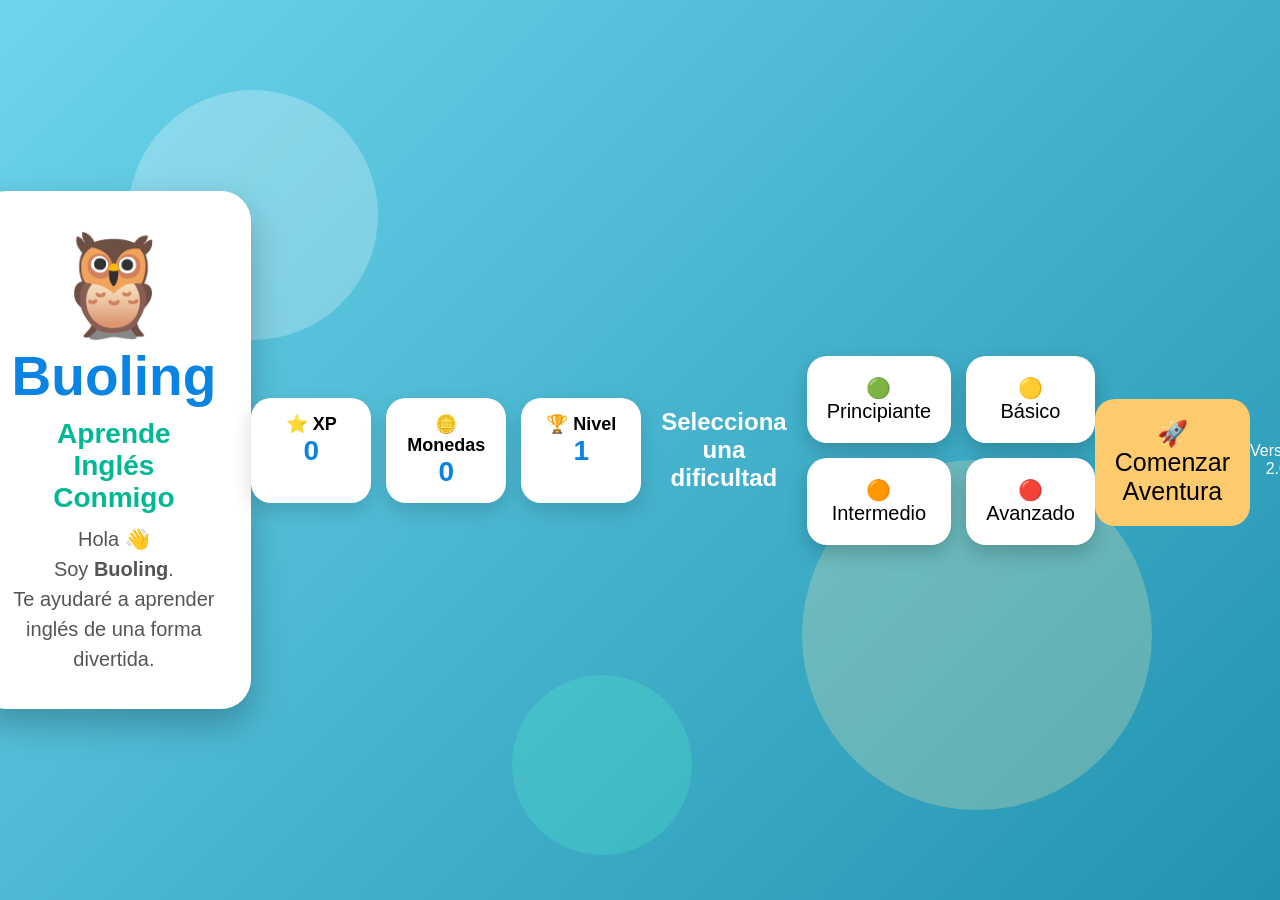
<file: index.html>
<!DOCTYPE html>
<html lang="es">

<head>

<meta charset="UTF-8">

<meta name="viewport" content="width=device-width, initial-scale=1.0">

<title>🦉 Buoling | Aprende Inglés Jugando</title>

<link rel="stylesheet" href="style.css">

</head>

<body class="inicio">

<div class="background">

<div class="circle c1"></div>
<div class="circle c2"></div>
<div class="circle c3"></div>

</div>

<div class="menu">

<div class="logo">

<div class="owl" id="owl">
🦉
</div>

<h1>Buoling</h1>

<h3>Aprende Inglés Conmigo</h3>

<p>

Hola 👋<br>

Soy <b>Buoling</b>.<br>

Te ayudaré a aprender inglés de una forma divertida.

</p>

</div>

<div class="stats">

<div class="card">

<h2>⭐ XP</h2>

<p id="xp">

0

</p>

</div>

<div class="card">

<h2>🪙 Monedas</h2>

<p id="coins">

0

</p>

</div>

<div class="card">

<h2>🏆 Nivel</h2>

<p id="playerLevel">

1

</p>

</div>

</div>

<h2 class="title">

Selecciona una dificultad

</h2>

<div class="levels">

<button class="level beginner">

🟢 Principiante

</button>

<button class="level basic">

🟡 Básico

</button>

<button class="level medium">

🟠 Intermedio

</button>

<button class="level advanced">

🔴 Avanzado

</button>

</div>

<button id="play">

🚀 Comenzar Aventura

</button>

<div class="footer">

<p>

Versión 2.0

</p>

</div>

</div>

<script>

let nivel="Principiante";

const botones=document.querySelectorAll(".level");

botones.forEach(b=>{

b.onclick=function(){

botones.forEach(x=>x.classList.remove("selected"));

this.classList.add("selected");

nivel=this.innerText.trim();

speechSynthesis.cancel();

let voz=new SpeechSynthesisUtterance(

"Level selected"

);

voz.lang="en-US";

speechSynthesis.speak(voz);

}

});

document.getElementById("play").onclick=function(){

localStorage.setItem("nivel",nivel);

window.location="game.html";

}

document.getElementById("xp").innerHTML=

localStorage.getItem("xp")||0;

document.getElementById("coins").innerHTML=

localStorage.getItem("coins")||0;

document.getElementById("playerLevel").innerHTML=

localStorage.getItem("player")||1;

setInterval(()=>{

const owl=document.getElementById("owl");

owl.style.transform="rotate(10deg)";

setTimeout(()=>{

owl.style.transform="rotate(-10deg)";

},400);

setTimeout(()=>{

owl.style.transform="rotate(0deg)";

},800);

},2500);

window.onload=function(){

let voz=new SpeechSynthesisUtterance(

"Hello! I am Buoling. Welcome!"

);

voz.lang="en-US";

speechSynthesis.speak(voz);

}

</script>

</body>

</html>
</file>
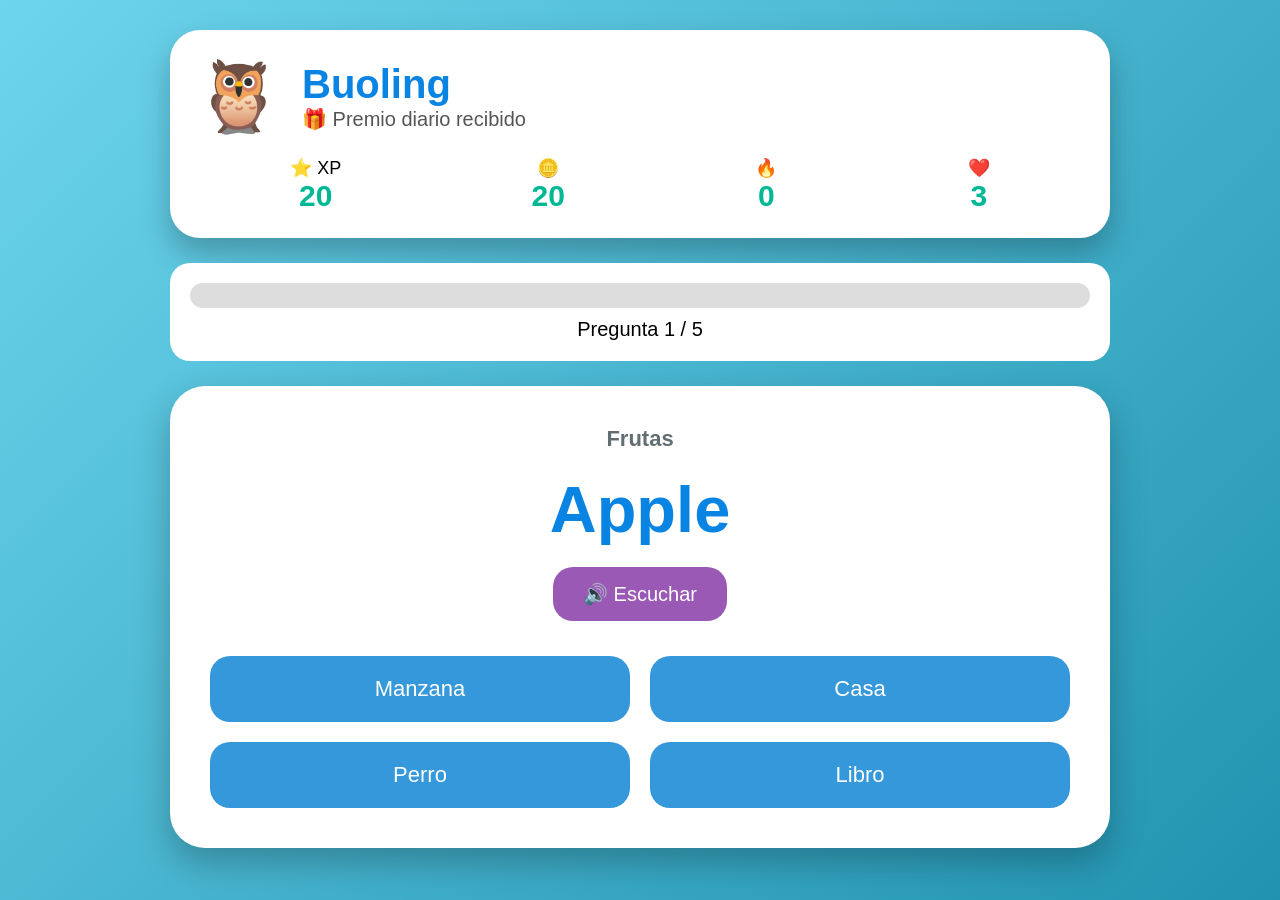
<file: game.html>
<!DOCTYPE html>
<html lang="es">

<head>

<meta charset="UTF-8">

<meta name="viewport" content="width=device-width, initial-scale=1.0">

<title>🦉 Buoling - Juego</title>

<link rel="stylesheet" href="style.css">

</head>


<body class="juego">


<div class="game-container">


<header class="game-header">

<div class="buoling">

<span id="avatar">
🦉
</span>

<div>

<h1>Buoling</h1>

<p id="message">

¡Vamos a aprender inglés!

</p>

</div>

</div>


<div class="player-info">


<div>
⭐ XP
<br>
<span id="xp">0</span>
</div>


<div>
🪙
<br>
<span id="coins">0</span>
</div>


<div>
🔥
<br>
<span id="streak">0</span>
</div>


<div>
❤️
<br>
<span id="lives">3</span>
</div>


</div>


</header>



<div class="progress-box">

<div class="progress-bar">

<div id="progress"></div>

</div>


<p id="counter">

Pregunta 1/5

</p>


</div>



<section class="question-card">


<h3 id="category">

Vocabulary

</h3>


<h1 id="word">

Apple

</h1>


<button id="listen">

🔊 Escuchar

</button>



<div id="answers">


</div>


<div id="explanation">

</div>



<button id="next">

Siguiente ➡️

</button>


</section>



</div>





<div id="finish">


<div class="finish-card">


<h1>
🎉 Nivel terminado
</h1>


<div id="finalAvatar">

🦉

</div>


<h2 id="finalMessage">

</h2>


<p id="result">

</p>


<button onclick="location.href='index.html'">

🏠 Volver al inicio

</button>


</div>


</div>



<script src="script.js"></script>


</body>

</html>
</file>
<file: style.css>
*{
margin:0;
padding:0;
box-sizing:border-box;
font-family:'Arial',sans-serif;
}


body{

min-height:100vh;

overflow-x:hidden;

}


/* ==========================
   FONDO GENERAL
========================== */


.inicio,
.juego{

background:linear-gradient(
135deg,
#6dd5ed,
#2193b0
);

}


.background{

position:fixed;

width:100%;

height:100%;

z-index:-1;

overflow:hidden;

}


.circle{

position:absolute;

border-radius:50%;

opacity:.25;

animation:mover 10s infinite alternate;

}


.c1{

width:250px;

height:250px;

background:#fff;

top:10%;

left:10%;

}


.c2{

width:350px;

height:350px;

background:#ffeaa7;

right:10%;

bottom:10%;

}


.c3{

width:180px;

height:180px;

background:#55efc4;

left:40%;

bottom:5%;

}



@keyframes mover{

from{

transform:translateY(0);

}

to{

transform:translateY(40px);

}

}



/* ==========================
       MENU PRINCIPAL
========================== */


.menu{

width:100%;

min-height:100vh;

display:flex;

justify-content:center;

align-items:center;

padding:30px;

}



.logo{

background:white;

padding:35px;

border-radius:30px;

text-align:center;

box-shadow:
0 15px 35px rgba(0,0,0,.25);

animation:entrada .8s;

}



@keyframes entrada{

from{

opacity:0;

transform:translateY(50px);

}


to{

opacity:1;

transform:translateY(0);

}

}



.owl{

font-size:100px;

display:inline-block;

animation:volar 3s infinite;

}



@keyframes volar{

0%{

transform:translateY(0);

}


50%{

transform:translateY(-15px);

}


100%{

transform:translateY(0);

}

}



.logo h1{

font-size:55px;

color:#0984e3;

}


.logo h3{

font-size:28px;

color:#00b894;

margin:10px;

}


.logo p{

font-size:20px;

color:#555;

line-height:30px;

}



/* ==========================
       ESTADISTICAS
========================== */


.stats{

display:flex;

gap:15px;

justify-content:center;

margin:25px 0;

}



.card{

background:white;

padding:15px;

border-radius:20px;

min-width:120px;

text-align:center;

box-shadow:
0 8px 20px rgba(0,0,0,.15);

}


.card h2{

font-size:18px;

}


.card p{

font-size:28px;

color:#0984e3;

font-weight:bold;

}



/* ==========================
       NIVELES
========================== */


.title{

text-align:center;

margin:20px;

color:white;

}


.levels{

display:grid;

grid-template-columns:1fr 1fr;

gap:15px;

}



.level{

padding:20px;

border:none;

border-radius:20px;

font-size:20px;

cursor:pointer;

background:white;

transition:.3s;

box-shadow:

0 8px 20px rgba(0,0,0,.2);

}



.level:hover{

transform:scale(1.05);

background:#74b9ff;

color:white;

}



.level.selected{

background:#00b894;

color:white;

}



#play{

width:100%;

margin-top:25px;

padding:20px;

border:none;

border-radius:20px;

font-size:25px;

background:#fdcb6e;

cursor:pointer;

transition:.3s;

}



#play:hover{

transform:scale(1.05);

background:#ffeaa7;

}



/* ==========================
       JUEGO
========================== */


.game-container{

max-width:1000px;

margin:auto;

padding:30px;

}



.game-header{

background:white;

border-radius:30px;

padding:25px;

box-shadow:

0 15px 30px rgba(0,0,0,.25);

}



.buoling{

display:flex;

align-items:center;

gap:20px;

}



#avatar{

font-size:70px;

animation:volar 3s infinite;

}



.buoling h1{

color:#0984e3;

font-size:40px;

}



#message{

color:#555;

font-size:20px;

}



/* ==========================
       DATOS JUGADOR
========================== */


.player-info{

display:flex;

justify-content:space-around;

margin-top:20px;

text-align:center;

font-size:18px;

}


.player-info span{

font-size:30px;

font-weight:bold;

color:#00b894;

}



/* ==========================
       PROGRESO
========================== */


.progress-box{

margin:25px 0;

background:white;

padding:20px;

border-radius:20px;

}



.progress-bar{

height:25px;

background:#ddd;

border-radius:20px;

overflow:hidden;

}



#progress{

height:100%;

width:0%;

background:#00b894;

transition:.5s;

}



#counter{

text-align:center;

margin-top:10px;

font-size:20px;

}
/* ==========================
   TARJETA DE PREGUNTAS
========================== */


.question-card{

background:white;

padding:40px;

border-radius:35px;

text-align:center;

box-shadow:

0 15px 35px rgba(0,0,0,.25);

animation:entrada .6s;

}



#category{

color:#636e72;

font-size:22px;

margin-bottom:20px;

}



#word{

font-size:65px;

color:#0984e3;

margin-bottom:20px;

}



#listen{

padding:15px 30px;

border:none;

border-radius:20px;

background:#9b59b6;

color:white;

font-size:20px;

cursor:pointer;

transition:.3s;

}



#listen:hover{

transform:scale(1.1);

background:#8e44ad;

}



/* ==========================
       RESPUESTAS
========================== */


#answers{

display:grid;

grid-template-columns:1fr 1fr;

gap:20px;

margin-top:35px;

}



#answers button{

padding:20px;

font-size:22px;

border:none;

border-radius:20px;

cursor:pointer;

background:#3498db;

color:white;

transition:.3s;

}



#answers button:hover{

transform:scale(1.05);

background:#2980b9;

}



.correct{

background:#2ecc71!important;

animation:correcto .5s;

}



.wrong{

background:#e74c3c!important;

animation:error .5s;

}



@keyframes correcto{


0%{

transform:scale(1);

}


50%{

transform:scale(1.15);

}


100%{

transform:scale(1);

}


}



@keyframes error{


0%,100%{

transform:translateX(0);

}


25%{

transform:translateX(-10px);

}


75%{

transform:translateX(10px);

}


}



/* ==========================
       EXPLICACION
========================== */


#explanation{

margin-top:25px;

font-size:20px;

background:#ecf9ff;

padding:20px;

border-radius:20px;

display:none;

color:#2d3436;

}



#next{

margin-top:25px;

padding:18px 40px;

border:none;

border-radius:20px;

background:#00b894;

color:white;

font-size:22px;

cursor:pointer;

display:none;

transition:.3s;

}



#next:hover{

transform:scale(1.05);

background:#55efc4;

}



/* ==========================
       PANTALLA FINAL
========================== */


#finish{

position:fixed;

top:0;

left:0;

width:100%;

height:100%;

background:rgba(0,0,0,.75);

display:none;

justify-content:center;

align-items:center;

z-index:20;

}



.finish-card{

background:white;

width:450px;

padding:40px;

border-radius:35px;

text-align:center;

animation:entrada .7s;

}



.finish-card h1{

font-size:45px;

color:#f39c12;

}



#finalAvatar{

font-size:90px;

margin:20px;

}



#finalMessage{

color:#00b894;

font-size:28px;

}



#result{

font-size:22px;

margin:20px;

}



.finish-card button{

padding:18px 35px;

border:none;

border-radius:20px;

font-size:20px;

background:#0984e3;

color:white;

cursor:pointer;

}



.finish-card button:hover{

background:#74b9ff;

}



/* ==========================
       FOOTER
========================== */


.footer{

margin-top:20px;

color:white;

text-align:center;

}



/* ==========================
       MODO OSCURO
========================== */


.dark{

background:

linear-gradient(

135deg,

#2d3436,

#000

);

}



.dark .question-card,

.dark .game-header,

.dark .progress-box,

.dark .logo,

.dark .card,

.dark .finish-card{

background:#222;

color:white;

}



.dark h1,

.dark h2,

.dark h3,

.dark p{

color:white;

}



/* ==========================
       CELULAR
========================== */


@media(max-width:700px){


.logo h1{

font-size:40px;

}



.stats{

flex-direction:column;

}



.levels{

grid-template-columns:1fr;

}



.player-info{

display:grid;

grid-template-columns:1fr 1fr;

gap:20px;

}



.buoling{

flex-direction:column;

}



#word{

font-size:45px;

}



#answers{

grid-template-columns:1fr;

}



.question-card{

padding:25px;

}



.finish-card{

width:90%;

}


}
</file>
